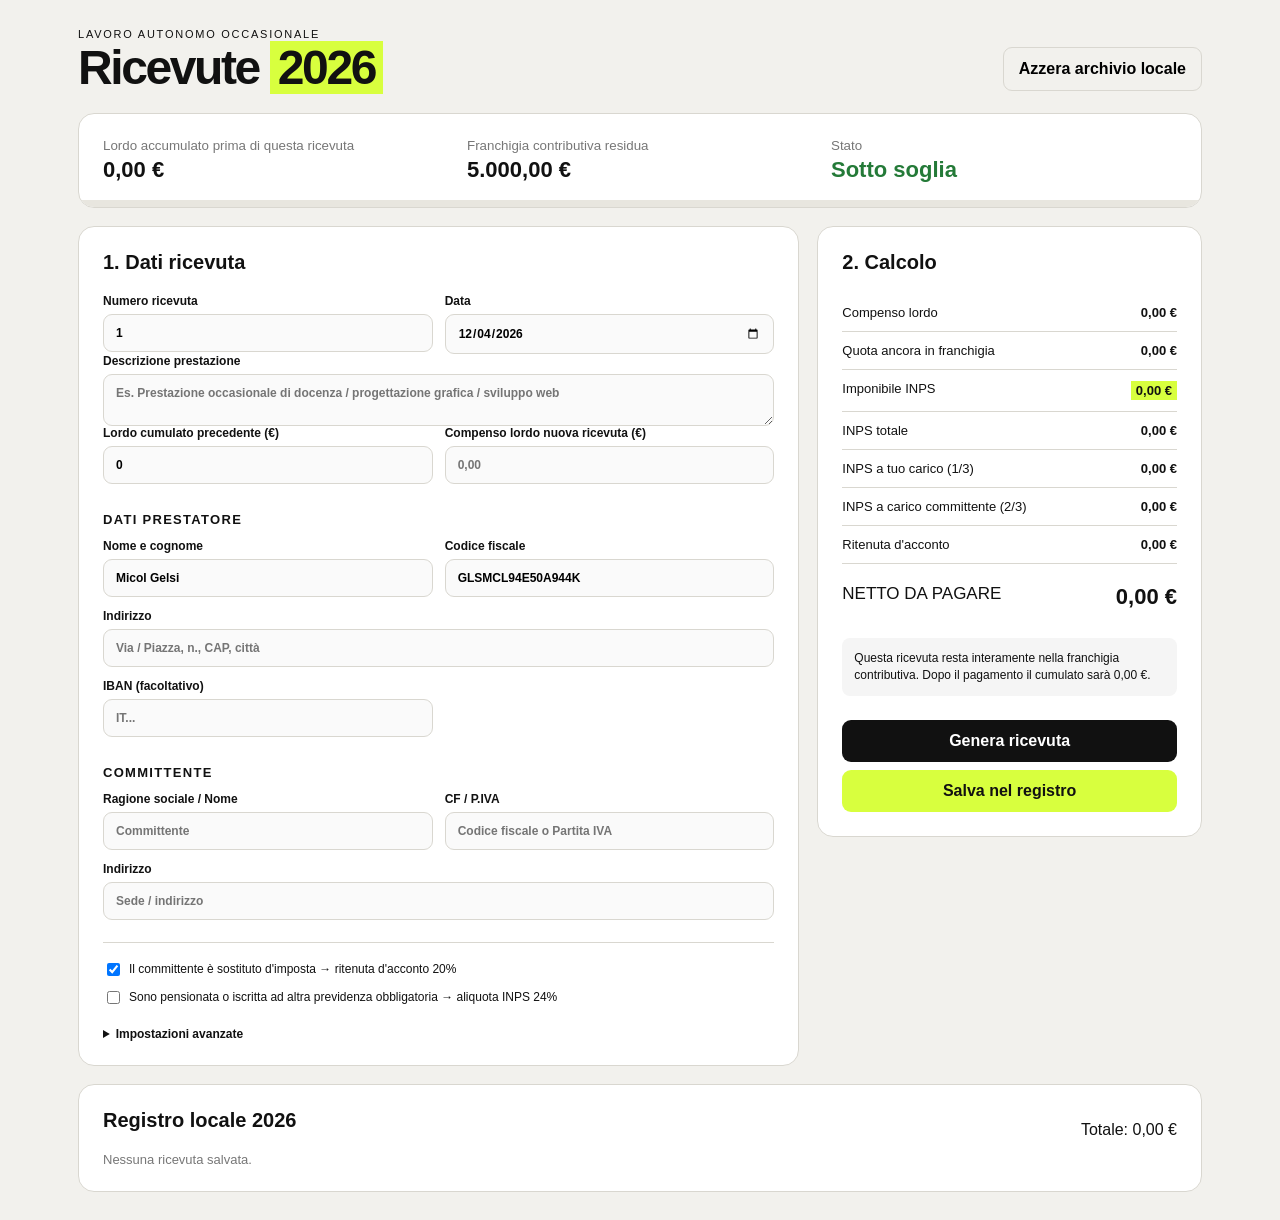
<file: ricevute-occasionali/index.html>
<!doctype html>
<html lang="it">
<head>
  <meta charset="utf-8" />
  <meta name="viewport" content="width=device-width,initial-scale=1" />
  <title>Ricevute occasionali 2026</title>
  <link rel="stylesheet" href="style.css" />
</head>
<body>
  <main class="app">
    <header class="topbar">
      <div>
        <p class="eyebrow">LAVORO AUTONOMO OCCASIONALE</p>
        <h1>Ricevute <span>2026</span></h1>
      </div>
      <button id="resetYear" class="ghost">Azzera archivio locale</button>
    </header>

    <section class="status-card">
      <div>
        <small>Lordo accumulato prima di questa ricevuta</small>
        <strong id="statusCumulato">€ 0,00</strong>
      </div>
      <div>
        <small>Franchigia contributiva residua</small>
        <strong id="statusResiduo">€ 5.000,00</strong>
      </div>
      <div>
        <small>Stato</small>
        <strong id="statusLabel" class="ok">Sotto soglia</strong>
      </div>
      <div class="progress"><i id="progressBar"></i></div>
    </section>

    <div class="layout">
      <section class="panel">
        <h2>1. Dati ricevuta</h2>

        <div class="grid two">
          <label>Numero ricevuta
            <input id="numero" type="number" min="1" value="1">
          </label>
          <label>Data
            <input id="data" type="date">
          </label>
        </div>

        <label>Descrizione prestazione
          <textarea id="descrizione" rows="2" placeholder="Es. Prestazione occasionale di docenza / progettazione grafica / sviluppo web"></textarea>
        </label>

        <div class="grid two">
          <label>Lordo cumulato precedente (€)
            <input id="cumulato" inputmode="decimal" value="0">
          </label>
          <label>Compenso lordo nuova ricevuta (€)
            <input id="lordo" inputmode="decimal" placeholder="0,00">
          </label>
        </div>

        <h3>Dati prestatore</h3>
        <div class="grid two">
          <label>Nome e cognome
            <input id="mioNome" value="Micol Gelsi">
          </label>
          <label>Codice fiscale
            <input id="mioCf" value="GLSMCL94E50A944K">
          </label>
          <label class="span2">Indirizzo
            <input id="mioIndirizzo" placeholder="Via / Piazza, n., CAP, città">
          </label>
          <label>IBAN (facoltativo)
            <input id="iban" placeholder="IT...">
          </label>
        </div>

        <h3>Committente</h3>
        <div class="grid two">
          <label>Ragione sociale / Nome
            <input id="clienteNome" placeholder="Committente">
          </label>
          <label>CF / P.IVA
            <input id="clienteCf" placeholder="Codice fiscale o Partita IVA">
          </label>
          <label class="span2">Indirizzo
            <input id="clienteIndirizzo" placeholder="Sede / indirizzo">
          </label>
        </div>

        <div class="switches">
          <label class="check">
            <input id="sostituto" type="checkbox" checked>
            <span>Il committente è sostituto d'imposta → ritenuta d'acconto 20%</span>
          </label>
          <label class="check">
            <input id="altraCopertura" type="checkbox">
            <span>Sono pensionata o iscritta ad altra previdenza obbligatoria → aliquota INPS 24%</span>
          </label>
        </div>

        <details>
          <summary>Impostazioni avanzate</summary>
          <div class="grid two advanced">
            <label>Franchigia annua (€)
              <input id="franchigia" value="5000">
            </label>
            <label>Aliquota INPS ordinaria (%)
              <input id="aliquota" value="33,72">
            </label>
            <label>Quota lavoratrice sul contributo
              <select id="quotaLavoratore">
                <option value="0.3333333333">1/3</option>
              </select>
            </label>
            <label>Ritenuta d'acconto (%)
              <input id="ritenutaPerc" value="20">
            </label>
          </div>
          <p class="hint">Default 2026 per lavoro autonomo occasionale senza altra copertura: 33,72%. Se il tuo caso previdenziale è diverso, modifica l'aliquota prima di stampare.</p>
        </details>
      </section>

      <aside class="panel calculator">
        <h2>2. Calcolo</h2>
        <div class="result"><span>Compenso lordo</span><b id="rLordo">€ 0,00</b></div>
        <div class="result"><span>Quota ancora in franchigia</span><b id="rFranchigia">€ 0,00</b></div>
        <div class="result hot"><span>Imponibile INPS</span><b id="rImponibile">€ 0,00</b></div>
        <div class="result"><span>INPS totale</span><b id="rInpsTot">€ 0,00</b></div>
        <div class="result"><span>INPS a tuo carico (1/3)</span><b id="rInpsMe">€ 0,00</b></div>
        <div class="result"><span>INPS a carico committente (2/3)</span><b id="rInpsCliente">€ 0,00</b></div>
        <div class="result"><span>Ritenuta d'acconto</span><b id="rRitenuta">€ 0,00</b></div>
        <div class="result total"><span>NETTO DA PAGARE</span><b id="rNetto">€ 0,00</b></div>

        <div id="warning" class="warning"></div>

        <button id="previewBtn" class="primary">Genera ricevuta</button>
        <button id="saveBtn" class="secondary">Salva nel registro</button>
      </aside>
    </div>

    <section class="panel history">
      <div class="historyHead">
        <h2>Registro locale 2026</h2>
        <span id="totaleRegistro">Totale: € 0,00</span>
      </div>
      <div id="historyEmpty" class="empty">Nessuna ricevuta salvata.</div>
      <table id="historyTable" hidden>
        <thead><tr><th>N.</th><th>Data</th><th>Committente</th><th>Lordo</th><th>INPS imponibile</th><th></th></tr></thead>
        <tbody id="historyBody"></tbody>
      </table>
    </section>
  </main>

  <section id="receipt" class="receipt" aria-hidden="true">
    <div class="receipt-actions no-print">
      <button id="closeReceipt">← Torna</button>
      <button id="printReceipt" class="primary">Stampa / Salva PDF</button>
    </div>
    <article id="receiptPaper"></article>
  </section>

<script src="app.js"></script>
</body>
</html>
</file>
<file: ricevute-occasionali/style.css>
:root{
  --bg:#f2f1ed; --paper:#fff; --ink:#111; --muted:#777; --line:#d9d7d0;
  --acid:#d8ff3e; --danger:#ff5b4d;
}
*{box-sizing:border-box}
body{margin:0;background:var(--bg);color:var(--ink);font-family:Arial,Helvetica,sans-serif}
button,input,textarea,select{font:inherit}
.app{max-width:1180px;margin:auto;padding:28px}
.topbar{display:flex;align-items:flex-end;justify-content:space-between;margin-bottom:22px}
.eyebrow{font-size:11px;letter-spacing:.16em;margin:0 0 5px}
h1{font-size:48px;line-height:.95;margin:0;letter-spacing:-.05em}
h1 span{background:var(--acid);padding:0 8px}
h2{font-size:20px;margin:0 0 20px}
h3{font-size:13px;text-transform:uppercase;letter-spacing:.1em;margin:28px 0 12px}
.panel,.status-card{background:var(--paper);border:1px solid var(--line);border-radius:16px;padding:24px}
.status-card{display:grid;grid-template-columns:repeat(3,1fr);gap:18px;margin-bottom:18px;position:relative;overflow:hidden}
.status-card small{display:block;color:var(--muted);margin-bottom:4px}
.status-card strong{font-size:22px}
.ok{color:#247a38}.over{color:#b53126}
.progress{position:absolute;left:0;right:0;bottom:0;height:7px;background:#e8e6df}
.progress i{display:block;height:100%;width:0;background:var(--ink);transition:.2s}
.layout{display:grid;grid-template-columns:1.5fr .8fr;gap:18px}
.grid{display:grid;gap:12px}.grid.two{grid-template-columns:1fr 1fr}.span2{grid-column:1/-1}
label{display:flex;flex-direction:column;gap:6px;font-size:12px;font-weight:700}
input,textarea,select{width:100%;border:1px solid var(--line);border-radius:9px;background:#fafafa;padding:11px 12px;outline:none}
input:focus,textarea:focus,select:focus{border-color:#111;background:#fff}
.switches{display:grid;gap:10px;margin-top:22px;padding-top:18px;border-top:1px solid var(--line)}
.check{flex-direction:row;align-items:flex-start;font-weight:400;line-height:1.35}
.check input{width:auto;margin-top:2px}
details{margin-top:20px} summary{cursor:pointer;font-weight:700;font-size:12px}
.advanced{margin-top:14px}.hint{font-size:11px;color:var(--muted);line-height:1.45}
.calculator{height:max-content;position:sticky;top:18px}
.result{display:flex;justify-content:space-between;gap:20px;padding:11px 0;border-bottom:1px solid var(--line);font-size:13px}
.result b{text-align:right}.result.hot b{background:var(--acid);padding:2px 5px}
.result.total{font-size:17px;border-bottom:0;padding:20px 0}.result.total b{font-size:22px}
.warning{font-size:12px;line-height:1.45;padding:12px;border-radius:8px;background:#f5f5f5;margin:8px 0 16px}
.warning.attention{background:#fff0ee}
button{border:0;border-radius:9px;padding:12px 15px;cursor:pointer;font-weight:700}
.primary{background:#111;color:#fff}.secondary{background:var(--acid);color:#111}.ghost{background:transparent;border:1px solid var(--line)}
.calculator button{width:100%;margin-top:8px}
.history{margin-top:18px}.historyHead{display:flex;justify-content:space-between;align-items:center}
.empty{color:var(--muted);font-size:13px}
table{width:100%;border-collapse:collapse;font-size:12px}th,td{text-align:left;padding:10px 6px;border-top:1px solid var(--line)}
td:last-child{text-align:right}.delete{padding:5px 8px;background:#eee}
.receipt{display:none;min-height:100vh;background:#e5e5e5;padding:30px}
.receipt.open{display:block}
.receipt-actions{max-width:800px;margin:0 auto 15px;display:flex;justify-content:space-between}
#receiptPaper{width:210mm;min-height:297mm;margin:auto;background:#fff;padding:22mm 20mm;box-shadow:0 8px 35px #0002;font-family:Arial,Helvetica,sans-serif;color:#111}
.r-head{display:flex;justify-content:space-between;gap:40px;border-bottom:2px solid #111;padding-bottom:18px;margin-bottom:28px}
.r-head h1{font-size:30px;letter-spacing:-.03em}.r-head .num{text-align:right;font-size:13px}
.r-columns{display:grid;grid-template-columns:1fr 1fr;gap:40px;margin-bottom:30px}.r-box small{display:block;color:#777;text-transform:uppercase;font-size:9px;letter-spacing:.12em;margin-bottom:7px}.r-box{font-size:12px;line-height:1.55}
.r-desc{font-size:13px;line-height:1.55;margin:30px 0}
.r-calc{margin-left:auto;width:65%;font-size:12px}.r-row{display:flex;justify-content:space-between;padding:7px 0;border-bottom:1px solid #ddd}.r-row.total{font-size:16px;font-weight:700;border-top:2px solid #111;border-bottom:0;margin-top:5px;padding-top:12px}
.r-note{margin-top:35px;font-size:10px;line-height:1.5;color:#444}.r-sign{margin-top:55px;display:flex;justify-content:flex-end}.r-sign div{width:220px;border-top:1px solid #111;padding-top:8px;text-align:center;font-size:10px}
@media(max-width:800px){.app{padding:14px}.layout{grid-template-columns:1fr}.calculator{position:static}.grid.two,.status-card{grid-template-columns:1fr}.span2{grid-column:auto}h1{font-size:38px}}
@media print{
  body{background:#fff}.no-print{display:none!important}.receipt{display:block!important;padding:0;background:#fff}
  #receiptPaper{box-shadow:none;width:auto;min-height:auto;margin:0;padding:14mm}
  .app{display:none!important}
  @page{size:A4;margin:0}
}
</file>
